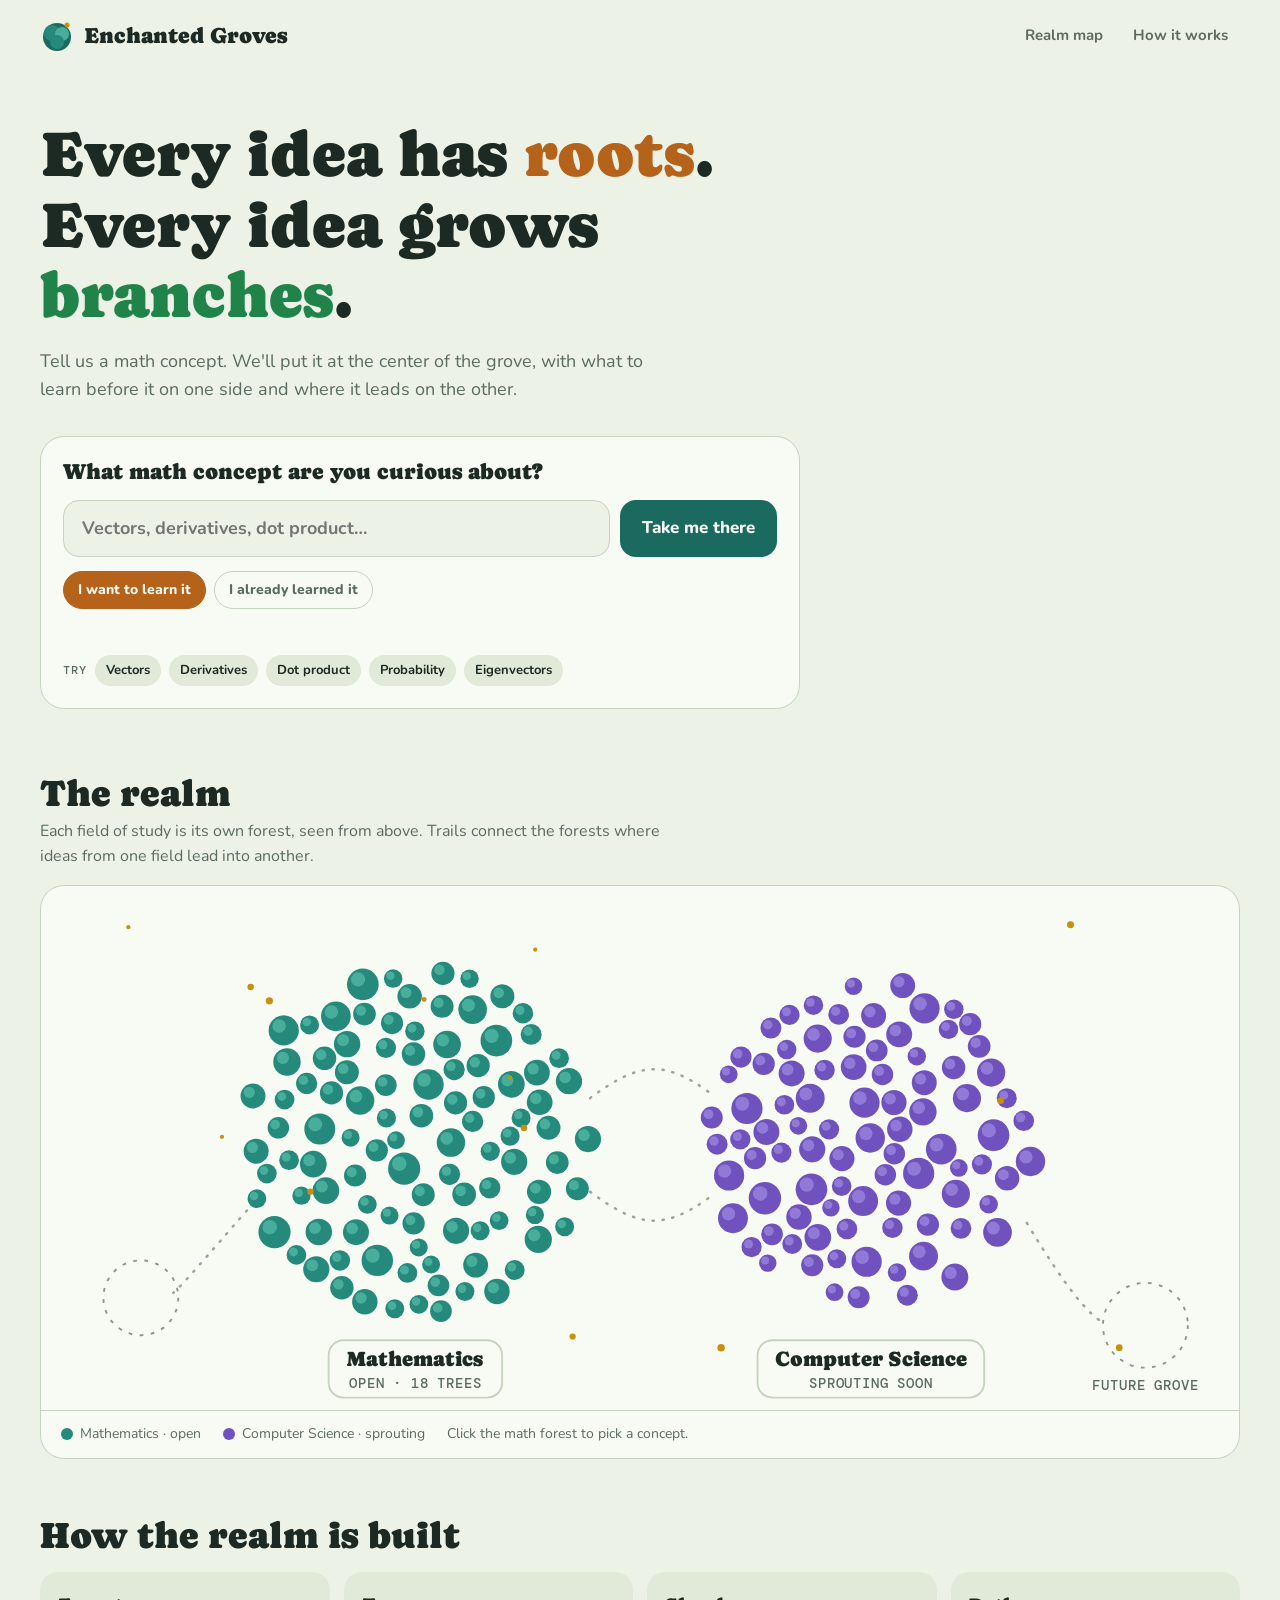
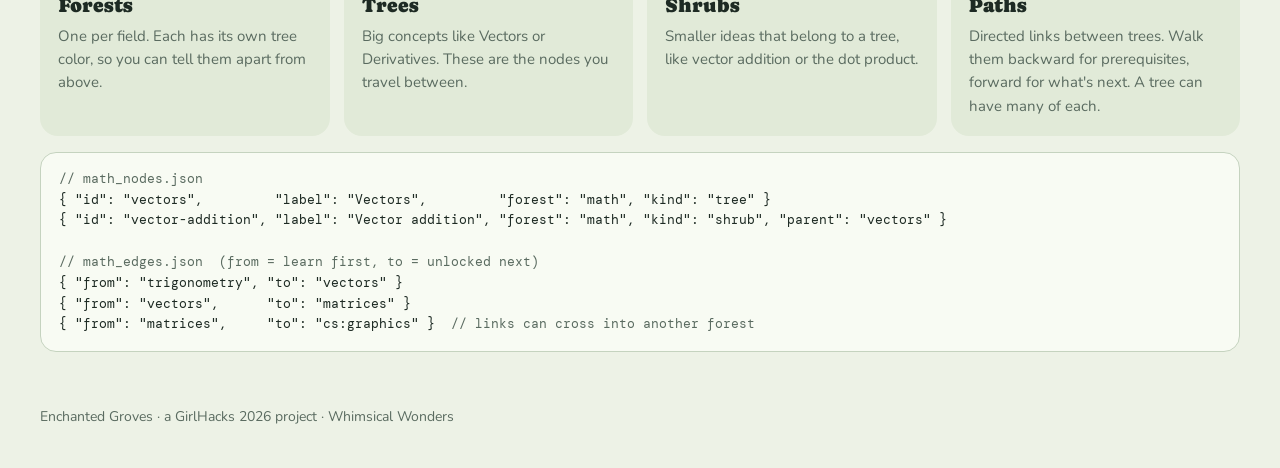
<file: index.html>
<!DOCTYPE html>
<html lang="en">
<head>
<meta charset="utf-8">
<meta name="viewport" content="width=device-width, initial-scale=1">
<title>Enchanted Groves</title>
<link rel="preconnect" href="https://fonts.googleapis.com">
<link rel="preconnect" href="https://fonts.gstatic.com" crossorigin>
<link href="https://fonts.googleapis.com/css2?family=Caprasimo&family=Nunito:wght@400;600;700;800&family=DM+Mono:wght@400;500&display=swap" rel="stylesheet">
<link rel="stylesheet" href="css/style.css">
</head>
<body>
<div class="wrap">
  <header class="top">
    <a class="brand" href="index.html">
      <svg viewBox="0 0 34 34" aria-hidden="true"><circle cx="17" cy="18" r="14" fill="var(--math-3)"/><circle cx="12" cy="14" r="8" fill="var(--math)"/><circle cx="22" cy="15" r="7" fill="var(--math-2)"/><circle cx="17" cy="23" r="7" fill="var(--math)"/><circle cx="27" cy="6" r="2.5" fill="var(--glow)"/></svg>
      Enchanted Groves
    </a>
    <nav class="nav" aria-label="Sections">
      <a href="#realm">Realm map</a>
      <a href="#how">How it works</a>
    </nav>
  </header>

  <section class="hero">
    <h1>Every idea has <em>roots</em>.<br>Every idea grows <span class="b">branches</span>.</h1>
    <p class="lede">Tell us a math concept. We'll put it at the center of the grove, with what to learn before it on one side and where it leads on the other.</p>

    <form class="ask" id="ask" novalidate>
      <label for="concept" class="ask-label">What math concept are you curious about?</label>
      <div class="ask-row">
        <input id="concept" name="concept" list="concepts" placeholder="Vectors, derivatives, dot product…" autocomplete="off">
        <button type="submit" class="go">Take me there</button>
      </div>
      <datalist id="concepts"></datalist>
      <fieldset class="modes">
        <legend class="sr">Why are you here?</legend>
        <label><input type="radio" name="mode" value="roots" checked><span>I want to learn it</span></label>
        <label><input type="radio" name="mode" value="branches"><span>I already learned it</span></label>
      </fieldset>
      <p class="note" id="note" aria-live="polite"></p>
      <div class="try">
        <span class="label">Try</span>
        <button type="button" class="chip" data-try="Vectors">Vectors</button>
        <button type="button" class="chip" data-try="Derivatives">Derivatives</button>
        <button type="button" class="chip" data-try="Dot product">Dot product</button>
        <button type="button" class="chip" data-try="Probability">Probability</button>
        <button type="button" class="chip" data-try="Eigenvectors">Eigenvectors</button>
      </div>
    </form>
  </section>

  <section id="realm">
    <div class="sec-head">
      <div>
        <h2>The realm</h2>
        <p>Each field of study is its own forest, seen from above. Trails connect the forests where ideas from one field lead into another.</p>
      </div>
    </div>
    <div class="realm" id="realmBox">
      <div class="realm-scroll"><svg id="realmSvg" viewBox="0 0 960 420" role="img" aria-label="Map of forests: Mathematics and Computer Science, connected by trails"></svg></div>
      <div class="realm-foot">
        <span class="key"><i style="background:var(--math)"></i>Mathematics · open</span>
        <span class="key"><i style="background:var(--cs)"></i>Computer Science · sprouting</span>
        <span>Click the math forest to pick a concept.</span>
      </div>
    </div>
  </section>

  <section id="how">
    <div class="sec-head"><div><h2>How the realm is built</h2></div></div>
    <div class="how">
      <div><b>Forests</b><p>One per field. Each has its own tree color, so you can tell them apart from above.</p></div>
      <div><b>Trees</b><p>Big concepts like Vectors or Derivatives. These are the nodes you travel between.</p></div>
      <div><b>Shrubs</b><p>Smaller ideas that belong to a tree, like vector addition or the dot product.</p></div>
      <div><b>Paths</b><p>Directed links between trees. Walk them backward for prerequisites, forward for what's next. A tree can have many of each.</p></div>
    </div>
<pre><span class="cm">// math_nodes.json</span>
{ "id": "vectors",         "label": "Vectors",         "forest": "math", "kind": "tree" }
{ "id": "vector-addition", "label": "Vector addition", "forest": "math", "kind": "shrub", "parent": "vectors" }

<span class="cm">// math_edges.json  (from = learn first, to = unlocked next)</span>
{ "from": "trigonometry", "to": "vectors" }
{ "from": "vectors",      "to": "matrices" }
{ "from": "matrices",     "to": "cs:graphics" }  <span class="cm">// links can cross into another forest</span></pre>
  </section>

  <footer>Enchanted Groves · a GirlHacks 2026 project · Whimsical Wonders</footer>
</div>

<script src="js/data.js"></script>
<script src="js/home.js"></script>
</body>
</html>
</file>
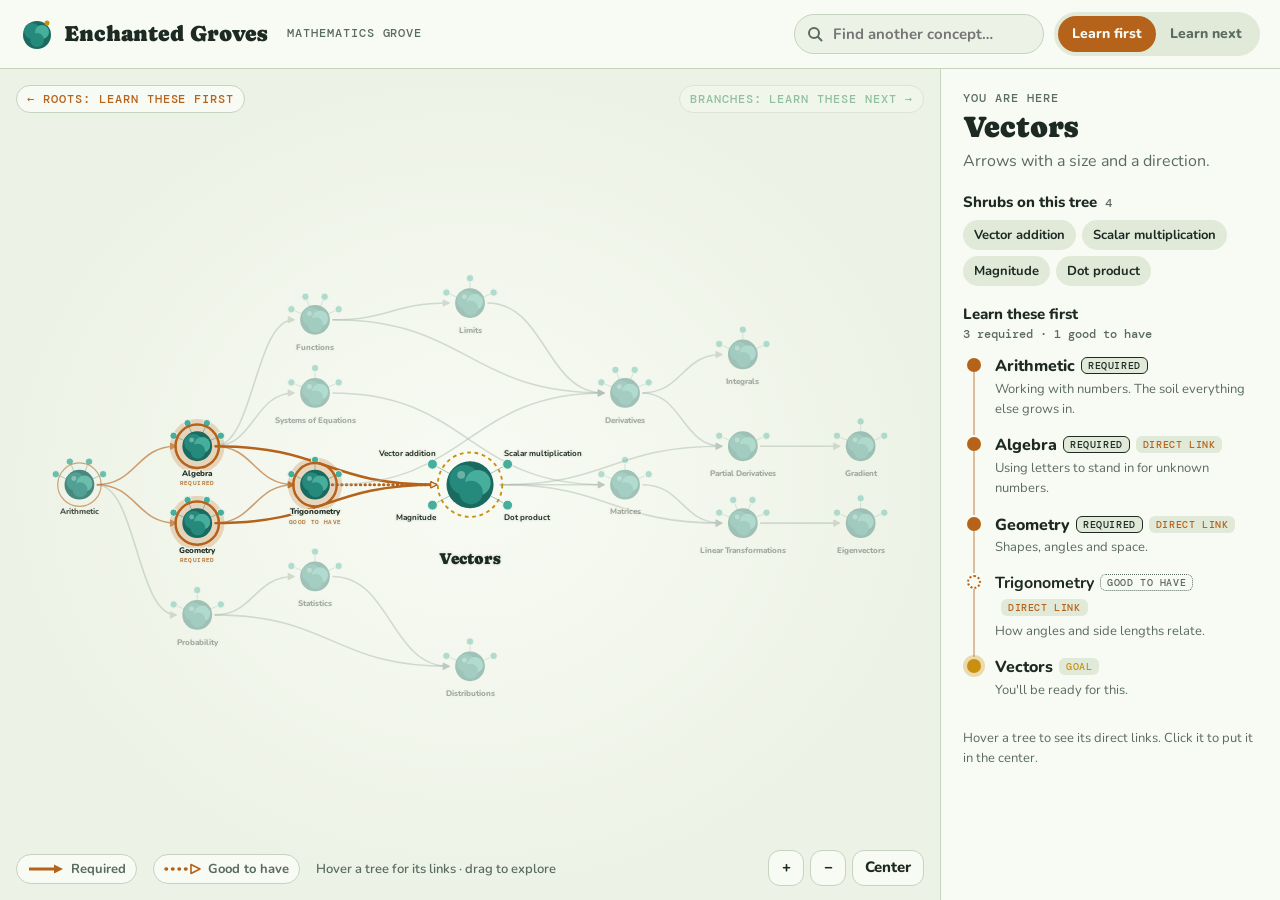
<file: map.html>
<!DOCTYPE html>
<html lang="en">
<head>
<meta charset="utf-8">
<meta name="viewport" content="width=device-width, initial-scale=1">
<title>Mathematics Grove · Enchanted Groves</title>
<link rel="preconnect" href="https://fonts.googleapis.com">
<link rel="preconnect" href="https://fonts.gstatic.com" crossorigin>
<link href="https://fonts.googleapis.com/css2?family=Caprasimo&family=Nunito:wght@400;600;700;800&family=DM+Mono:wght@400;500&display=swap" rel="stylesheet">
<link rel="stylesheet" href="css/style.css">
</head>
<body class="map-page">
  <header class="top map-top">
    <a class="brand" href="index.html" title="Back to the start">
      <svg viewBox="0 0 34 34" aria-hidden="true"><circle cx="17" cy="18" r="14" fill="var(--math-3)"/><circle cx="12" cy="14" r="8" fill="var(--math)"/><circle cx="22" cy="15" r="7" fill="var(--math-2)"/><circle cx="17" cy="23" r="7" fill="var(--math)"/><circle cx="27" cy="6" r="2.5" fill="var(--glow)"/></svg>
      Enchanted Groves
    </a>
    <span class="crumb label">Mathematics grove</span>
    <div class="tools">
      <form class="search" id="find" novalidate>
        <svg viewBox="0 0 16 16" fill="none" stroke-width="2" aria-hidden="true"><circle cx="7" cy="7" r="5"/><path d="M11 11l3.5 3.5" stroke-linecap="round"/></svg>
        <input id="q" list="concepts" placeholder="Find another concept…" autocomplete="off" aria-label="Find another concept">
      </form>
      <datalist id="concepts"></datalist>
      <div class="seg" role="group" aria-label="What do you want to see?">
        <button type="button" data-mode="roots" aria-pressed="true">Learn first</button>
        <button type="button" data-mode="branches" aria-pressed="false">Learn next</button>
      </div>
    </div>
  </header>
  <p class="note map-note" id="note" aria-live="polite"></p>

  <main class="app">
    <div class="stage" id="stage">
      <span class="side side-l" id="sideL">← Roots: learn these first</span>
      <span class="side side-r" id="sideR">Branches: learn these next →</span>
      <svg id="groveSvg" role="group" aria-label="Concept map centered on the selected concept"></svg>
      <div class="maplegend" aria-label="Legend">
        <span class="lg-group" id="legendFirst">
          <span><svg viewBox="0 0 38 12" aria-hidden="true"><path d="M2 6H28" stroke="var(--roots)" stroke-width="3"/><path d="M27 1.5L36 6L27 10.5Z" fill="var(--roots)"/></svg>Required</span>
          <span><svg viewBox="0 0 38 12" aria-hidden="true"><path d="M2 6H26" stroke="var(--roots)" stroke-width="3.5" stroke-dasharray=".5 6" stroke-linecap="round"/><path d="M27 1.5L36 6L27 10.5Z" fill="var(--surface)" stroke="var(--roots)" stroke-width="1.6" stroke-linejoin="round"/></svg>Good to have</span>
        </span>
        <span class="lg-group" id="legendNext" hidden>
          <span><svg viewBox="0 0 38 12" aria-hidden="true"><path d="M2 6H28" stroke="var(--branches)" stroke-width="3"/><path d="M27 1.5L36 6L27 10.5Z" fill="var(--branches)"/></svg>Leads to</span>
        </span>
        <span class="hint-t">Hover a tree for its links · drag to explore</span>
      </div>
      <div class="zoom">
        <button type="button" id="zoomIn" aria-label="Zoom in">+</button>
        <button type="button" id="zoomOut" aria-label="Zoom out">−</button>
        <button type="button" id="recenter">Center</button>
      </div>
    </div>
    <aside class="panel" id="panel" aria-live="polite"></aside>
  </main>

<script src="js/data.js"></script>
<script src="js/map.js"></script>
</body>
</html>
</file>
<file: css/style.css>
/* Layout: home = storybook hero with a concept prompt → realm map → how it works.
   map page = slim header, then a full-height stage with the chosen concept centered and a side panel. */
:root {
  --bg: #EDF2E6; --surface: #F8FBF3; --surface-2: #E1EAD8; --ink: #1D2A23; --muted: #5A6B60; --line: #C5D3BF;
  --math: #25897C; --math-2: #47AE9C; --math-3: #1A6A60;
  --cs: #6F52BE; --cs-2: #9179D8; --cs-3: #55399F;
  --roots: #B5621A; --branches: #20844A; --glow: #C9900F; --edge: #A5B7A8;
  --display: "Caprasimo", "Cooper Black", Georgia, serif;
  --body: "Nunito", "Segoe UI", system-ui, sans-serif;
  --mono: "DM Mono", ui-monospace, Consolas, monospace;
}
@media (prefers-color-scheme: dark) {
  :root:not([data-theme="light"]) {
    --bg: #0E191B; --surface: #152426; --surface-2: #1D3032; --ink: #E4EEE2; --muted: #93A89C; --line: #2B4141;
    --math: #3FB8A5; --math-2: #6AD3C0; --math-3: #2A8A7C;
    --cs: #9C82F0; --cs-2: #BBA8FB; --cs-3: #7A5FD2;
    --roots: #F0A35A; --branches: #76DB9C; --glow: #F5D46E; --edge: #3F5858;
    color-scheme: dark;
  }
}
:root[data-theme="dark"] {
  --bg: #0E191B; --surface: #152426; --surface-2: #1D3032; --ink: #E4EEE2; --muted: #93A89C; --line: #2B4141;
  --math: #3FB8A5; --math-2: #6AD3C0; --math-3: #2A8A7C;
  --cs: #9C82F0; --cs-2: #BBA8FB; --cs-3: #7A5FD2;
  --roots: #F0A35A; --branches: #76DB9C; --glow: #F5D46E; --edge: #3F5858;
  color-scheme: dark;
}

* { box-sizing: border-box; }
body { margin: 0; background: var(--bg); color: var(--ink); font: 400 16px/1.55 var(--body); }
.wrap { max-width: 1240px; margin: 0 auto; padding: 0 20px; }
h1, h2, h3 { font-family: var(--display); font-weight: 400; text-wrap: balance; margin: 0; line-height: 1.1; }
p { margin: 0; }
button, input { font: inherit; color: inherit; }
[hidden] { display: none !important; }
:focus-visible { outline: 3px solid var(--glow); outline-offset: 2px; border-radius: 6px; }
.label { font: 500 12px/1.3 var(--mono); letter-spacing: .08em; text-transform: uppercase; color: var(--muted); }
.sr { position: absolute; width: 1px; height: 1px; overflow: hidden; clip: rect(0 0 0 0); white-space: nowrap; }
.note { font-size: 14px; color: var(--roots); min-height: 1.3em; }

/* header */
.top { display: flex; align-items: center; justify-content: space-between; gap: 12px 16px; padding-block: 18px; flex-wrap: wrap; }
.brand { display: flex; align-items: center; gap: 10px; font: 400 22px var(--display); color: var(--ink); text-decoration: none; }
.brand svg { width: 34px; height: 34px; }
.nav { display: flex; gap: 6px; flex-wrap: wrap; }
.nav a { color: var(--muted); text-decoration: none; font-weight: 700; font-size: 15px; padding: 6px 12px; border-radius: 999px; }
.nav a:hover { color: var(--ink); background: var(--surface-2); }

/* ---------- home ---------- */
.hero { padding-block: 48px 36px; max-width: 760px; }
.hero h1 { font-size: clamp(2.3rem, 5.6vw, 4rem); }
.hero h1 em { font-style: normal; color: var(--roots); }
.hero h1 .b { color: var(--branches); }
.lede { margin-top: 18px; font-size: 18px; max-width: 34em; color: var(--muted); }

.ask { margin-top: 32px; padding: 22px; border-radius: 24px; background: var(--surface); border: 1.5px solid var(--line); display: grid; gap: 14px; }
.ask-label { font: 400 22px/1.2 var(--display); }
.ask-row { display: flex; gap: 10px; flex-wrap: wrap; }
.ask-row input { flex: 1 1 260px; min-width: 0; padding: 14px 18px; border-radius: 16px; border: 1.5px solid var(--line); background: var(--bg); font-size: 18px; font-weight: 700; }
.ask-row input:focus { outline: none; border-color: var(--glow); box-shadow: 0 0 0 4px color-mix(in srgb, var(--glow) 25%, transparent); }
.go { padding: 14px 22px; border: 0; border-radius: 16px; background: var(--math-3); color: var(--surface); font-weight: 800; font-size: 17px; cursor: pointer; }
.go:hover { background: var(--math); }
.modes { border: 0; margin: 0; padding: 0; display: flex; gap: 8px; flex-wrap: wrap; }
.modes label { position: relative; cursor: pointer; }
.modes input { position: absolute; opacity: 0; inset: 0; margin: 0; cursor: pointer; }
.modes span { display: inline-block; padding: 7px 14px; border-radius: 999px; border: 1.5px solid var(--line); font-weight: 800; font-size: 14px; color: var(--muted); }
.modes input[value="roots"]:checked + span { background: var(--roots); border-color: var(--roots); color: var(--surface); }
.modes input[value="branches"]:checked + span { background: var(--branches); border-color: var(--branches); color: var(--surface); }
.modes input:focus-visible + span { outline: 3px solid var(--glow); outline-offset: 2px; }
.try { display: flex; gap: 8px; flex-wrap: wrap; align-items: center; }

/* sections */
section { padding-block: 28px; }
.sec-head { display: flex; justify-content: space-between; align-items: end; gap: 16px 24px; flex-wrap: wrap; margin-bottom: 16px; }
.sec-head h2 { font-size: clamp(1.7rem, 3.4vw, 2.3rem); }
.sec-head p { color: var(--muted); max-width: 40em; margin-top: 6px; }

/* realm map */
.realm { background: var(--surface); border: 1.5px solid var(--line); border-radius: 24px; overflow: hidden; }
.realm-scroll { overflow-x: auto; }
#realmSvg { display: block; width: 100%; min-width: 640px; height: auto; }
.crown { fill: var(--c); }
.crown-hi { fill: var(--c2); }
.f-math { --c: var(--math); --c2: var(--math-2); }
.f-cs { --c: var(--cs); --c2: var(--cs-2); }
.forest { transition: opacity .25s; }
.realm.hovering .forest { opacity: .45; }
.realm.hovering .forest.hot { opacity: 1; }
.hit { fill: transparent; cursor: pointer; }
.hit.locked { cursor: default; }
.sign rect { fill: var(--surface); stroke: var(--line); stroke-width: 1.5; }
.sign .t { font: 400 17px var(--display); fill: var(--ink); }
.sign .s { font: 500 11px var(--mono); letter-spacing: .06em; fill: var(--muted); text-transform: uppercase; }
.future { fill: none; stroke: var(--muted); stroke-width: 1.5; stroke-dasharray: 3 6; opacity: .7; }
.future-label { font: 500 11px var(--mono); fill: var(--muted); letter-spacing: .06em; text-transform: uppercase; }
.trail-dots { fill: none; stroke: var(--muted); stroke-width: 2; stroke-dasharray: 1 7; stroke-linecap: round; opacity: .6; }
.firefly { fill: var(--glow); animation: blink 3.2s ease-in-out infinite; }
@keyframes blink { 0%,100% { opacity: .1; } 50% { opacity: .95; } }
.realm-foot { display: flex; gap: 10px 22px; flex-wrap: wrap; padding: 12px 20px 14px; border-top: 1.5px solid var(--line); font-size: 14px; color: var(--muted); }
.key { display: inline-flex; align-items: center; gap: 7px; }
.key i { width: 12px; height: 12px; border-radius: 50%; display: inline-block; }

/* how it works */
.how { display: grid; grid-template-columns: repeat(4, minmax(0, 1fr)); gap: 14px; }
.how > div { padding: 18px; border-radius: 18px; background: var(--surface-2); }
.how b { font-family: var(--display); font-weight: 400; font-size: 20px; display: block; margin-bottom: 4px; }
.how p { color: var(--muted); font-size: 15px; }
pre { margin: 16px 0 0; padding: 16px 18px; border-radius: 16px; background: var(--surface); border: 1.5px solid var(--line); overflow-x: auto; font: 13px/1.6 var(--mono); color: var(--ink); }
pre .cm { color: var(--muted); }
footer { padding-block: 26px 40px; color: var(--muted); font-size: 14px; }

/* ---------- map page ---------- */
.map-page { height: 100vh; height: 100dvh; display: flex; flex-direction: column; overflow: hidden; }
.map-top { padding: 12px 20px; border-bottom: 1.5px solid var(--line); background: var(--surface); }
.crumb { margin-right: auto; padding-left: 4px; }
.tools { display: flex; gap: 10px; flex-wrap: wrap; align-items: center; }
.search { position: relative; margin: 0; }
.search input { width: 250px; max-width: 100%; padding: 9px 14px 9px 38px; border-radius: 999px; border: 1.5px solid var(--line); background: var(--bg); font: 700 15px var(--body); }
.search input:focus { outline: none; border-color: var(--glow); }
.search svg { position: absolute; left: 13px; top: 50%; transform: translateY(-50%); width: 16px; height: 16px; stroke: var(--muted); }
.seg { display: inline-flex; padding: 4px; border-radius: 999px; background: var(--surface-2); }
.seg button { border: 0; background: transparent; padding: 7px 14px; border-radius: 999px; font-weight: 800; font-size: 14px; color: var(--muted); cursor: pointer; }
.seg button[aria-pressed="true"][data-mode="roots"] { background: var(--roots); color: var(--surface); }
.seg button[aria-pressed="true"][data-mode="branches"] { background: var(--branches); color: var(--surface); }
.map-note { padding: 0 20px; position: absolute; top: 72px; right: 0; z-index: 2; }

.app { flex: 1; min-height: 0; display: grid; grid-template-columns: minmax(0, 1fr) 340px; }
.stage { position: relative; min-width: 0; min-height: 0; background: radial-gradient(ellipse at center, var(--surface) 0%, var(--bg) 70%); }
#groveSvg { display: block; width: 100%; height: 100%; position: absolute; inset: 0; touch-action: none; cursor: grab; }
.stage.dragging #groveSvg, .stage.dragging .tree { cursor: grabbing; }
.zoom { position: absolute; right: 16px; bottom: 14px; display: flex; gap: 6px; z-index: 1; }
.zoom button { min-width: 36px; height: 36px; padding: 0 12px; border-radius: 12px; border: 1.5px solid var(--line); background: var(--surface); font-weight: 800; font-size: 15px; cursor: pointer; }
.zoom button:hover { border-color: var(--glow); }
.side { position: absolute; top: 16px; font: 500 12px var(--mono); letter-spacing: .08em; text-transform: uppercase; padding: 5px 10px; border-radius: 999px; background: var(--surface); border: 1.5px solid var(--line); transition: opacity .3s; z-index: 1; }
.side-l { left: 16px; color: var(--roots); }
.side-r { right: 16px; color: var(--branches); }
.side.faded { opacity: .45; }
.maplegend { position: absolute; left: 16px; bottom: 16px; right: 170px; z-index: 1; display: flex; flex-wrap: wrap; align-items: center; gap: 6px 16px; font-size: 13px; font-weight: 700; color: var(--muted); pointer-events: none; }
.maplegend .lg-group { display: inline-flex; flex-wrap: wrap; gap: 6px 16px; padding: 0; border: 0; background: none; }
.maplegend span:not(.lg-group) { display: inline-flex; align-items: center; gap: 6px; padding: 4px 10px; border-radius: 999px; background: var(--surface); border: 1.5px solid var(--line); }
.maplegend svg { width: 38px; height: 12px; }
.maplegend span.hint-t { background: none; border: 0; padding: 0; font-weight: 600; }

/* links: required = solid line + filled arrow, good to have = dotted line + hollow arrow */
.edge { fill: none; stroke: var(--edge); stroke-width: 2.5; opacity: .45; transition: opacity .25s, stroke-width .25s; }
.edge.opt { stroke-dasharray: .5 7; stroke-linecap: round; stroke-width: 3.5; }
.edge.tone-roots { stroke: var(--roots); opacity: .6; }
.edge.tone-branches { stroke: var(--branches); opacity: .6; }
.edge.direct { opacity: 1; stroke-width: 4; }
.edge.opt.direct { stroke-width: 5; }
#groveSvg.hovering .edge { opacity: .12; }
#groveSvg.hovering .edge.hov-e { opacity: 1; stroke-width: 4.5; }
#groveSvg.hovering .edge.opt.hov-e { stroke-width: 5.5; }
#groveSvg.hovering .edge.tone-n.hov-e { stroke: var(--muted); }
.mk { stroke-width: 1.6; stroke-linejoin: round; }
.mk.opt { fill: var(--bg); }
.mk-n { stroke: var(--edge); }      .mk-n.req { fill: var(--edge); }
.mk-roots { stroke: var(--roots); } .mk-roots.req { fill: var(--roots); }
.mk-branches { stroke: var(--branches); } .mk-branches.req { fill: var(--branches); }

/* trees */
.tree { cursor: pointer; }
.tree.center { cursor: default; }
.tree .sm, .tree .bg { transition: opacity .3s; }
.tree .bg { opacity: 0; pointer-events: none; }
.tree.center .bg { opacity: 1; pointer-events: auto; }
.tree.center .sm { opacity: 0; pointer-events: none; }
.tree.unrel .sm { opacity: .38; }
.tree.root:not(.direct-root) .sm, .tree.branch:not(.direct-branch) .sm { opacity: .78; }
#groveSvg.hovering .tree:not(.center):not(.hov):not(.hov-n) .sm { opacity: .22; }
#groveSvg.hovering .tree.hov:not(.center) .sm, #groveSvg.hovering .tree.hov-n:not(.center) .sm { opacity: 1; }
.tree .c1 { fill: var(--math-3); }
.tree .c2 { fill: var(--math); }
.tree .c3 { fill: var(--math-2); }
.tree .shine { fill: var(--surface); opacity: .35; }
.tree .shrub { fill: var(--math-2); stroke: var(--surface); stroke-width: 1.5; }
.tree .shrub.hit { fill: var(--glow); stroke-width: 3; }
.tree .stem { stroke: var(--math-3); stroke-width: 1.2; opacity: .5; }
.tree .name { font: 800 13px var(--body); fill: var(--ink); text-anchor: middle; paint-order: stroke; stroke: var(--bg); stroke-width: 5px; stroke-linejoin: round; }
.tree .rel-tag { font: 500 10px var(--mono); letter-spacing: .06em; text-transform: uppercase; text-anchor: middle; paint-order: stroke; stroke: var(--bg); stroke-width: 4px; stroke-linejoin: round; }
.tree.direct-root .rel-tag { fill: var(--roots); }
.tree.direct-branch .rel-tag { fill: var(--branches); }
.tree .shrub-name { font: 700 13px var(--body); fill: var(--ink); paint-order: stroke; stroke: var(--bg); stroke-width: 5px; stroke-linejoin: round; }
.tree .center-name { font: 400 26px var(--display); fill: var(--ink); text-anchor: middle; paint-order: stroke; stroke: var(--bg); stroke-width: 6px; stroke-linejoin: round; }
.tree .ring { fill: none; stroke-width: 2; }
.tree .sm .ring { opacity: 0; }
.tree.root .sm .ring { opacity: .7; stroke: var(--roots); }
.tree.branch .sm .ring { opacity: .7; stroke: var(--branches); }
.tree .halo { opacity: 0; transition: opacity .25s; }
/* trees directly linked to the center: glowing halo + thick ring */
.tree.direct-root .halo { opacity: .22; fill: var(--roots); }
.tree.direct-branch .halo { opacity: .22; fill: var(--branches); }
.tree.direct-root .sm .ring, .tree.direct-branch .sm .ring { opacity: 1; stroke-width: 4; }
.tree.hov-n .halo { opacity: .3; fill: var(--glow); }
.tree.hov .sm .ring { opacity: 1; stroke: var(--glow); stroke-width: 3; }
.tree .bg .ring { stroke: var(--glow); stroke-width: 3; stroke-dasharray: 6 6; animation: spin 12s linear infinite; transform-box: fill-box; transform-origin: center; }
.tree:focus-visible { outline: none; }
.tree:focus-visible .sm .ring { opacity: 1; stroke: var(--glow); }
@keyframes spin { to { transform: rotate(360deg); } }


/* side panel */
.panel { padding: 22px 22px 26px; display: grid; grid-template-columns: minmax(0, 1fr); gap: 18px; align-content: start; min-width: 0; overflow-y: auto; background: var(--surface); border-left: 1.5px solid var(--line); }
.panel h3 { font-size: 30px; margin-top: 4px; }
.panel .blurb { color: var(--muted); margin-top: 6px; }
.panel h4 { margin: 0 0 8px; font: 800 15px var(--body); display: flex; flex-wrap: wrap; align-items: baseline; gap: 2px 8px; }
.panel h4 .count { font: 500 12px var(--mono); color: var(--muted); }
.chips { display: flex; flex-wrap: wrap; gap: 6px; }
.chip { font-size: 13px; font-weight: 700; padding: 4px 10px; border-radius: 999px; background: var(--surface-2); color: var(--ink); border: 1.5px solid transparent; }
.chip.hit-shrub { border-color: var(--glow); }
button.chip { cursor: pointer; }
button.chip:hover { border-color: var(--line); }
.trail { list-style: none; margin: 0; padding: 0; display: grid; }
.trail li { display: grid; grid-template-columns: 22px minmax(0, 1fr); gap: 10px; position: relative; }
.trail li::before { content: ""; position: absolute; left: 10px; top: 22px; bottom: -6px; width: 2px; background: var(--roots); opacity: .4; }
.trail li:last-child::before { display: none; }
.trail .dot { width: 14px; height: 14px; border-radius: 50%; margin: 8px 0 0 4px; background: var(--roots); }
.trail li.goal .dot { background: var(--glow); box-shadow: 0 0 0 4px color-mix(in srgb, var(--glow) 30%, transparent); }
.trail button, .trail li > div { text-align: left; background: none; border: 0; padding: 4px 0 10px; }
.trail button { cursor: pointer; }
.trail strong { font-weight: 800; }
.trail button:hover strong { text-decoration: underline; text-decoration-color: var(--roots); text-underline-offset: 3px; }
.trail small { display: block; color: var(--muted); font-size: 13px; }
.tag { display: inline-block; font: 500 10px var(--mono); text-transform: uppercase; letter-spacing: .06em; padding: 1px 6px; border-radius: 6px; margin: 2px 0 2px 6px; vertical-align: 2px; white-space: nowrap; border: 1.5px solid transparent; }
.tag.req { background: var(--surface-2); color: var(--ink); border-color: var(--ink); }
.tag.opt { color: var(--muted); border-color: var(--muted); border-style: dotted; }
.tag.dir { background: var(--surface-2); color: var(--roots); }
.tag.goal { background: var(--surface-2); color: var(--glow); }
.trail li.opt .dot { background: transparent; border: 2.5px dotted var(--roots); }
.trail li.opt strong { font-weight: 700; }
.next.opt { border-style: dashed; }
.nexts { display: grid; gap: 8px; }
.next { text-align: left; border: 1.5px solid var(--line); background: var(--bg); border-radius: 14px; padding: 10px 14px; cursor: pointer; }
.next:hover { border-color: var(--branches); }
.next strong { font-weight: 800; }
.next small { display: block; color: var(--muted); font-size: 13px; }
.empty { color: var(--muted); font-size: 15px; }
.hint { color: var(--muted); font-size: 13px; }

@media (max-width: 900px) {
  .how { grid-template-columns: repeat(2, minmax(0, 1fr)); }
  .map-page { height: auto; overflow: visible; }
  .app { grid-template-columns: 1fr; }
  .stage { height: 64vh; min-height: 380px; }
  .panel { border-left: 0; border-top: 1.5px solid var(--line); overflow: visible; }
  .crumb { display: none; }
  .map-note { position: static; padding-top: 8px; }
}
@media (max-width: 520px) {
  .how { grid-template-columns: 1fr; }
  .tools, .search, .search input { width: 100%; }
}
@media (prefers-reduced-motion: reduce) {
  *, *::before, *::after { animation: none !important; transition: none !important; }
}
</file>
